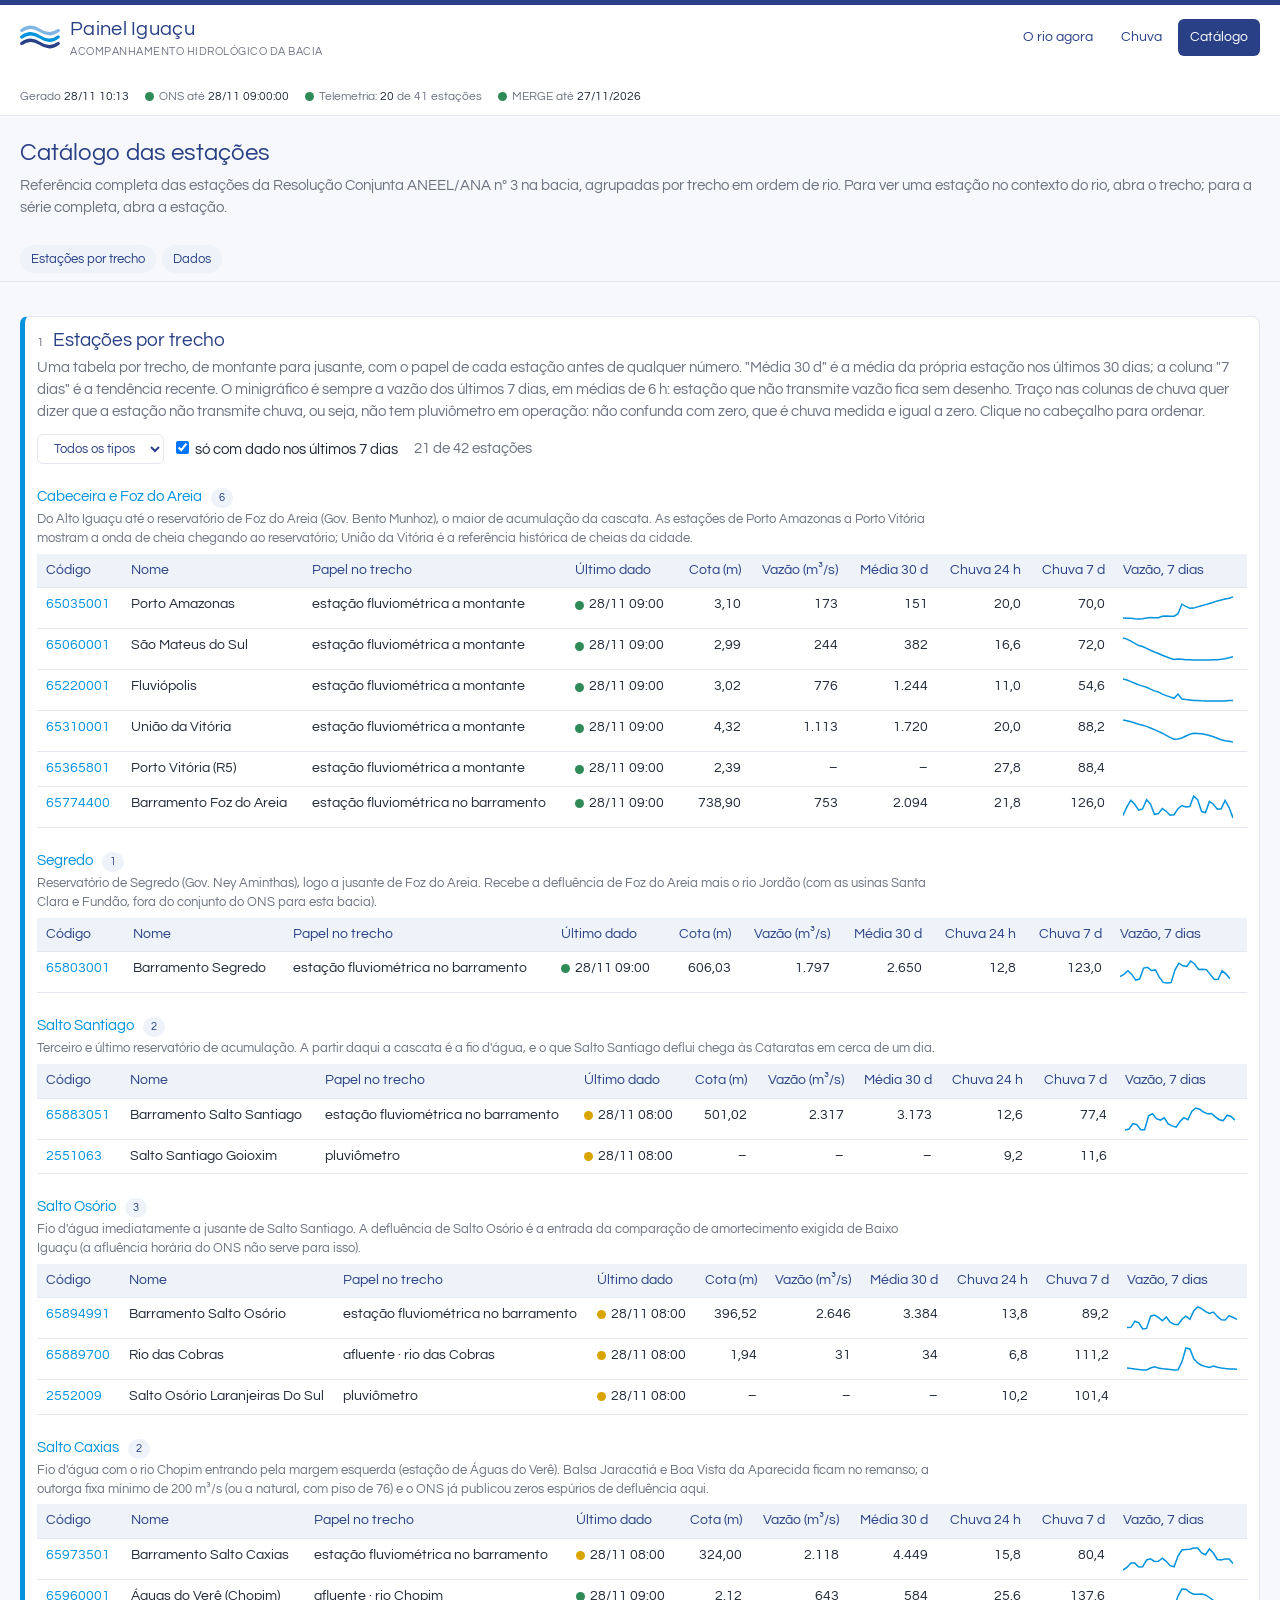
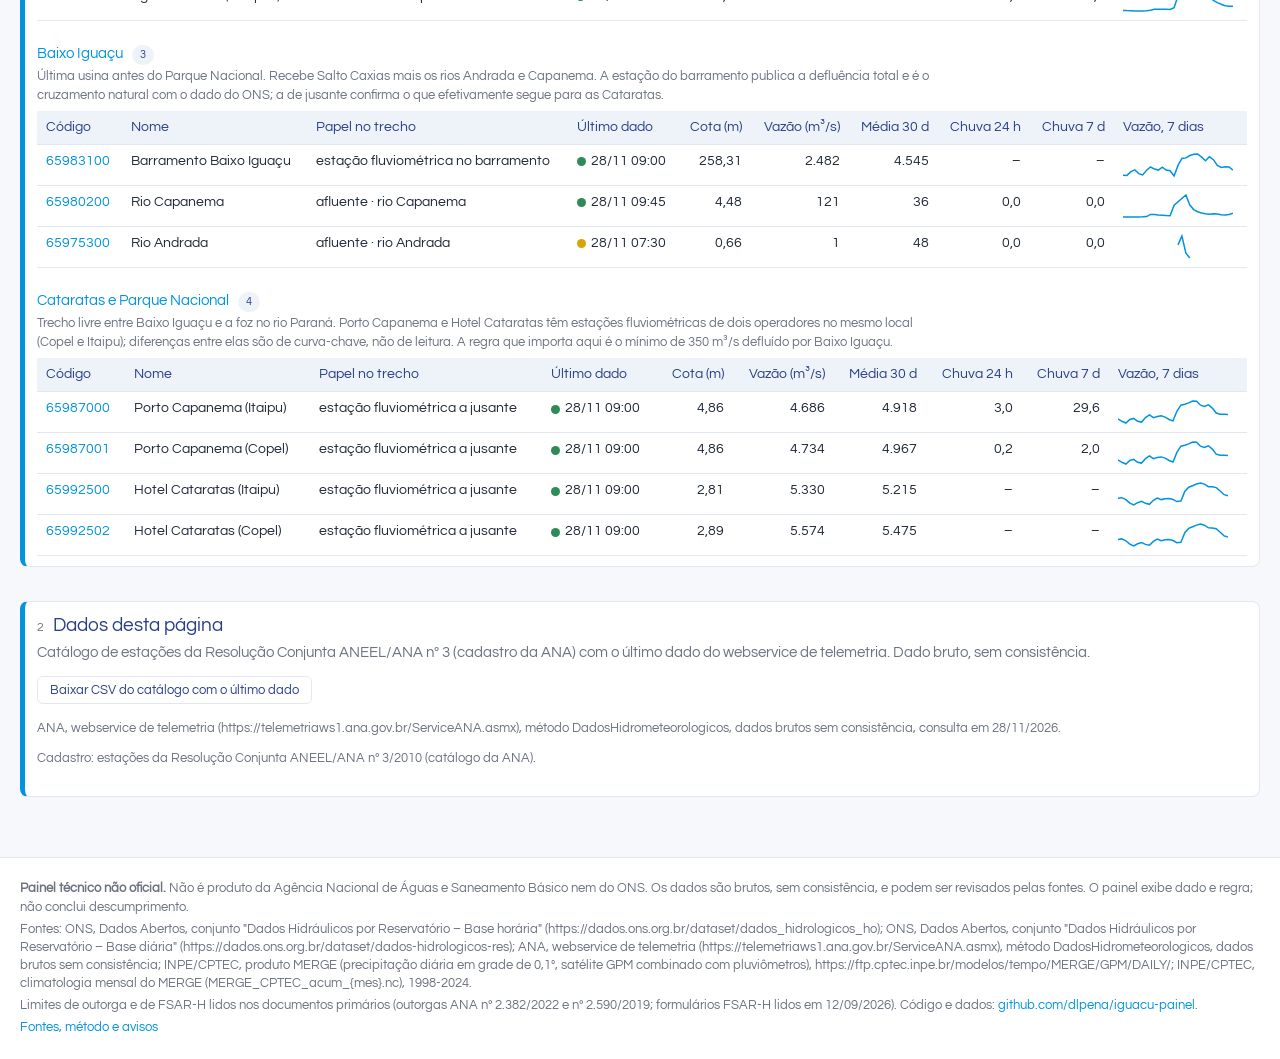
<file: docs/catalogo.html>
<!DOCTYPE html>
<html lang="pt-BR">
<head>
<meta charset="utf-8">
<meta name="viewport" content="width=device-width, initial-scale=1">
<title>Catálogo · Painel Iguaçu</title>
<link href="https://fonts.googleapis.com/css2?family=Questrial&display=swap" rel="stylesheet">
<link rel="stylesheet" href="estilo.css">
<script src="app.js"></script>
</head>
<body>
<header id="topo" class="topo"></header>
<main>
  <h1>Catálogo das estações</h1>
  <p class="sub">Referência completa das estações da Resolução Conjunta ANEEL/ANA nº 3 na bacia, agrupadas por trecho em ordem de rio. Para ver uma estação no contexto do rio, abra o trecho; para a série completa, abra a estação.</p>

  <nav class="indice">
    <a class="sec" href="#estacoes">Estações por trecho</a><a class="sec" href="#dados">Dados</a>
  </nav>

  <section class="bloco" id="estacoes">
    <h2><small>1</small>Estações por trecho</h2>
    <p class="sub">Uma tabela por trecho, de montante para jusante, com o papel de cada estação antes de qualquer número. "Média 30 d" é a média da própria estação nos últimos 30 dias; a coluna "7 dias" é a tendência recente. O minigráfico é sempre a vazão dos últimos 7 dias, em médias de 6 h: estação que não transmite vazão fica sem desenho. Traço nas colunas de chuva quer dizer que a estação não transmite chuva, ou seja, não tem pluviômetro em operação: não confunda com zero, que é chuva medida e igual a zero. Clique no cabeçalho para ordenar.</p>
    <div class="controles">
      <select id="f-tipo"><option value="">Todos os tipos</option><option>Fluviométrica</option><option>Pluviométrica</option></select>
      <label><input type="checkbox" id="f-dado" checked> só com dado nos últimos 7 dias</label>
      <span id="f-resumo" class="sub" style="margin:0 0 0 8px"></span>
    </div>
    <div id="grupos"></div>
  </section>

  <section class="bloco" id="dados">
    <h2><small>2</small>Dados desta página</h2>
    <p class="sub">Catálogo de estações da Resolução Conjunta ANEEL/ANA nº 3 (cadastro da ANA) com o último dado do webservice de telemetria. Dado bruto, sem consistência.</p>
    <div class="controles"><button id="csv">Baixar CSV do catálogo com o último dado</button></div>
    <div id="fontes" class="sub" style="font-size:12.5px"></div>
  </section>
</main>
<footer id="rodape"></footer>
<script>
(async () => {
  const status = await iniciar('catalogo.html');
  const [E, B] = await Promise.all([carregar('estacoes.json'), carregar('bacia.json')]);
  const est = E.estacoes;

  // ================= 2. Estações por trecho
  function render() {
    const ft = document.getElementById('f-tipo').value, fd = document.getElementById('f-dado').checked;
    const sel = est.filter(e => (!ft || e.tipo === ft) && (!fd || (e.frescor_h !== undefined && e.frescor_h !== null && e.frescor_h <= 24 * 7)));
    const grupos = B.trechos.map(t => ({ t, itens: sel.filter(e => e.trecho === t.slug) })).filter(g => g.itens.length);
    const soltas = sel.filter(e => !e.trecho);
    if (soltas.length) grupos.push({ t: { slug: null, nome: 'Sem trecho atribuído', contexto: '' }, itens: soltas });
    document.getElementById('f-resumo').textContent = `${sel.length} de ${est.length} estações`;
    document.getElementById('grupos').innerHTML = grupos.map(g => `<h3>${g.t.slug ? `<a href="trecho.html?t=${g.t.slug}">${g.t.nome}</a>` : g.t.nome} <span class="chip">${g.itens.length}</span></h3>${g.t.contexto ? `<p class="explica">${g.t.contexto}</p>` : ''}
      <div class="tabela-wrap"><table class="tab"><thead><tr><th>Código</th><th>Nome</th><th>Papel no trecho</th><th>Último dado</th><th class="num">Cota (m)</th><th class="num">Vazão (m³/s)</th><th class="num">Média 30 d</th><th class="num">Chuva 24 h</th><th class="num">Chuva 7 d</th><th>Vazão, 7 dias</th></tr></thead><tbody>
      ${g.itens.map(e => `<tr><td data-v="${e.codigo}"><a href="estacao.html?c=${e.codigo}">${e.codigo}</a></td><td title="${e.nome}">${e.curto || e.nome}</td><td>${PAPEL[e.papel] || (e.tipo === 'Pluviométrica' ? 'pluviômetro' : '–')}${e.rio_afluente ? ' · ' + e.rio_afluente : ''}</td>
        <td data-v="${e.ultimo_instante || ''}"><span class="ponto ${frescorClasse(e.frescor_h)}"></span>${fmtInst(e.ultimo_instante)}</td>
        <td class="num">${fmt(e.cota_m, 2)}</td><td class="num">${fmt(e.vazao)}</td><td class="num">${fmt((e.ref || {}).vazao_media_30d)}</td><td class="num">${fmt(e.chuva_24h, 1)}</td><td class="num">${fmt(e.chuva_7d, 1)}</td>
        <td class="spark">${e.spark && e.spark.var === 'vazao' ? spark(e.spark.v, PAL.medio) : ''}</td></tr>`).join('')}</tbody></table></div>`).join('');
    document.querySelectorAll('table.tab').forEach(tabelaOrdenavel);
  }
  ['f-tipo', 'f-dado'].forEach(id => document.getElementById(id).addEventListener('change', render));
  render();

  // ================= 3. Dados
  const c = (status && status.citacoes) || {};
  document.getElementById('fontes').innerHTML = `<p>${c.telemetria || 'ANA, webservice de telemetria'}, consulta em ${fmtData(status.gerado_em)}.</p><p>Cadastro: estações da Resolução Conjunta ANEEL/ANA nº 3/2010 (catálogo da ANA).</p>`;
  document.getElementById('csv').addEventListener('click', () => {
    const linhas = ['# Catálogo das estações da bacia do Iguaçu com o último dado — ' + (c.telemetria || 'ANA, webservice de telemetria') + '; dado bruto', 'codigo;nome;tipo;trecho;papel;rio;responsavel;operadora;area_km2;lat;lon;ultimo_dado;cota_m;vazao_m3s;vazao_media_30d;chuva_24h_mm;chuva_7d_mm'];
    est.forEach(e => linhas.push([e.codigo, e.nome, e.tipo, e.trecho_nome, e.papel, e.rio, e.responsavel, e.operadora, e.area_km2, e.lat, e.lon, e.ultimo_instante, e.cota_m, e.vazao, (e.ref || {}).vazao_media_30d, e.chuva_24h, e.chuva_7d].map(v => v === null || v === undefined ? '' : v).join(';')));
    const blob = new Blob(['﻿' + linhas.join('\n')], { type: 'text/csv;charset=utf-8' }); const a = document.createElement('a'); a.href = URL.createObjectURL(blob); a.download = 'catalogo_estacoes_iguacu.csv'; a.click();
  });
})().catch(e => { document.querySelector('main').insertAdjacentHTML('afterbegin', `<div class="alerta-fixo">Falha ao carregar os dados: ${e.message}</div>`); console.error(e); });
</script>
</body>
</html>
</file>
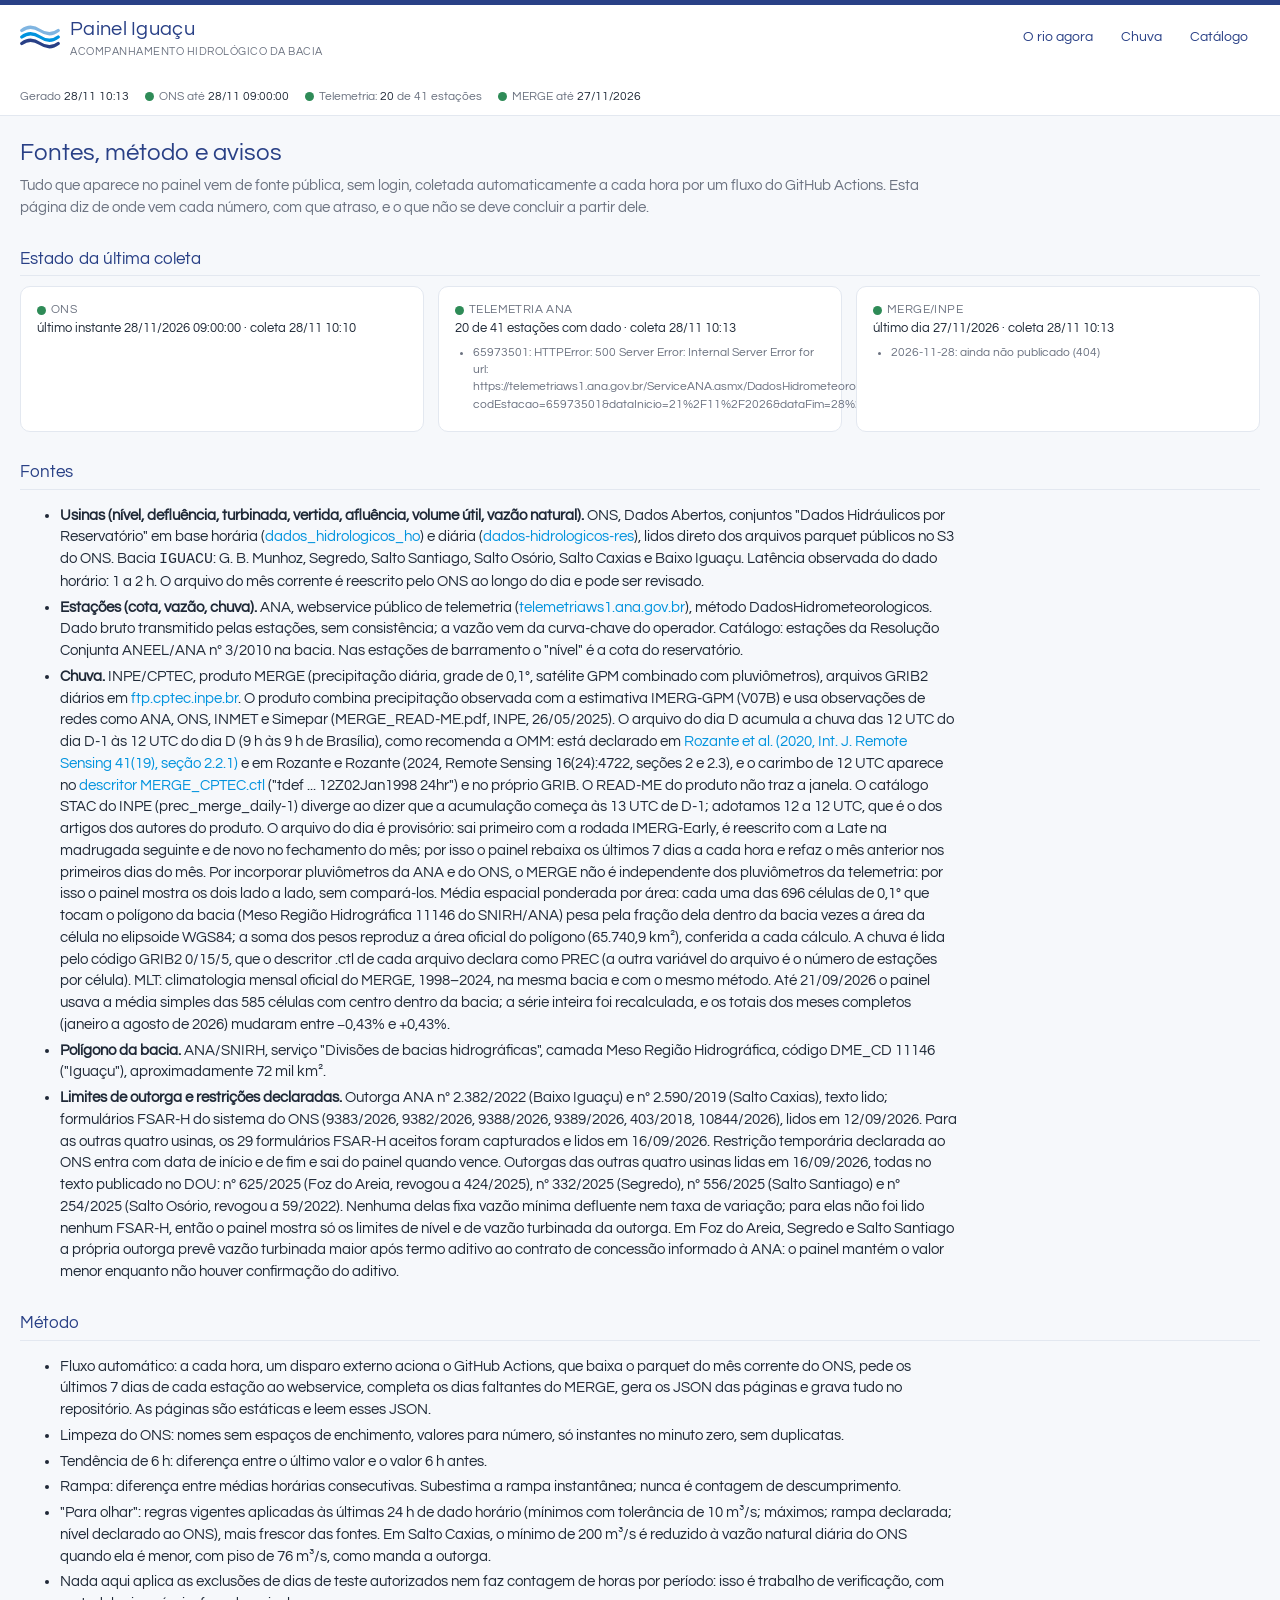
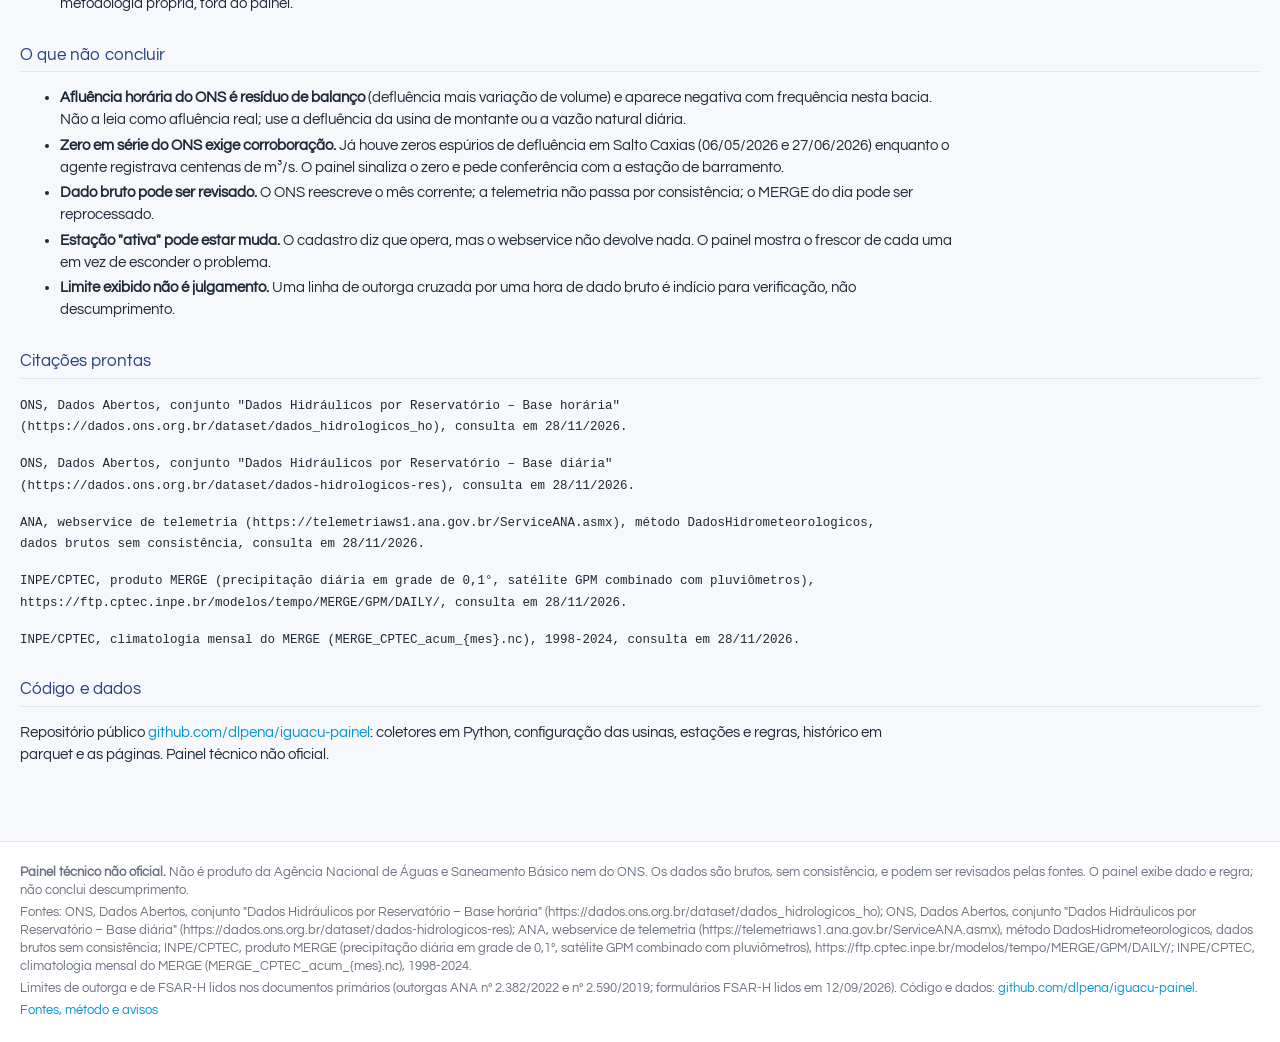
<file: docs/fontes.html>
<!DOCTYPE html>
<html lang="pt-BR">
<head>
<meta charset="utf-8">
<meta name="viewport" content="width=device-width, initial-scale=1">
<title>Fontes e método · Painel Iguaçu</title>
<link href="https://fonts.googleapis.com/css2?family=Questrial&display=swap" rel="stylesheet">
<link rel="stylesheet" href="estilo.css">
<script src="app.js"></script>
<style>main p, main li { max-width: 900px; } main li { margin: 4px 0; }</style>
</head>
<body>
<header id="topo" class="topo"></header>
<main>
  <h1>Fontes, método e avisos</h1>
  <p class="sub">Tudo que aparece no painel vem de fonte pública, sem login, coletada automaticamente a cada hora por um fluxo do GitHub Actions. Esta página diz de onde vem cada número, com que atraso, e o que não se deve concluir a partir dele.</p>

  <h2>Estado da última coleta</h2>
  <div id="estado" class="grade c3"></div>

  <h2>Fontes</h2>
  <ul>
    <li><b>Usinas (nível, defluência, turbinada, vertida, afluência, volume útil, vazão natural).</b> ONS, Dados Abertos, conjuntos "Dados Hidráulicos por Reservatório" em base horária (<a href="https://dados.ons.org.br/dataset/dados_hidrologicos_ho">dados_hidrologicos_ho</a>) e diária (<a href="https://dados.ons.org.br/dataset/dados-hidrologicos-res">dados-hidrologicos-res</a>), lidos direto dos arquivos parquet públicos no S3 do ONS. Bacia <code>IGUACU</code>: G. B. Munhoz, Segredo, Salto Santiago, Salto Osório, Salto Caxias e Baixo Iguaçu. Latência observada do dado horário: 1 a 2 h. O arquivo do mês corrente é reescrito pelo ONS ao longo do dia e pode ser revisado.</li>
    <li><b>Estações (cota, vazão, chuva).</b> ANA, webservice público de telemetria (<a href="https://telemetriaws1.ana.gov.br/ServiceANA.asmx">telemetriaws1.ana.gov.br</a>), método DadosHidrometeorologicos. Dado bruto transmitido pelas estações, sem consistência; a vazão vem da curva-chave do operador. Catálogo: estações da Resolução Conjunta ANEEL/ANA nº 3/2010 na bacia. Nas estações de barramento o "nível" é a cota do reservatório.</li>
    <li><b>Chuva.</b> INPE/CPTEC, produto MERGE (precipitação diária, grade de 0,1°, satélite GPM combinado com pluviômetros), arquivos GRIB2 diários em <a href="https://ftp.cptec.inpe.br/modelos/tempo/MERGE/GPM/DAILY/">ftp.cptec.inpe.br</a>. O produto combina precipitação observada com a estimativa IMERG-GPM (V07B) e usa observações de redes como ANA, ONS, INMET e Simepar (MERGE_READ-ME.pdf, INPE, 26/05/2025). O arquivo do dia D acumula a chuva das 12 UTC do dia D-1 às 12 UTC do dia D (9 h às 9 h de Brasília), como recomenda a OMM: está declarado em <a href="https://ftp.cptec.inpe.br/modelos/tempo/MERGE/GPM/Rozante_et.al.2020.pdf">Rozante et al. (2020, Int. J. Remote Sensing 41(19), seção 2.2.1)</a> e em Rozante e Rozante (2024, Remote Sensing 16(24):4722, seções 2 e 2.3), e o carimbo de 12 UTC aparece no <a href="https://ftp.cptec.inpe.br/modelos/tempo/MERGE/GPM/DAILY/MERGE_CPTEC.ctl">descritor MERGE_CPTEC.ctl</a> ("tdef ... 12Z02Jan1998 24hr") e no próprio GRIB. O READ-ME do produto não traz a janela. O catálogo STAC do INPE (prec_merge_daily-1) diverge ao dizer que a acumulação começa às 13 UTC de D-1; adotamos 12 a 12 UTC, que é o dos artigos dos autores do produto. O arquivo do dia é provisório: sai primeiro com a rodada IMERG-Early, é reescrito com a Late na madrugada seguinte e de novo no fechamento do mês; por isso o painel rebaixa os últimos 7 dias a cada hora e refaz o mês anterior nos primeiros dias do mês. Por incorporar pluviômetros da ANA e do ONS, o MERGE não é independente dos pluviômetros da telemetria: por isso o painel mostra os dois lado a lado, sem compará-los. Média espacial ponderada por área: cada uma das 696 células de 0,1° que tocam o polígono da bacia (Meso Região Hidrográfica 11146 do SNIRH/ANA) pesa pela fração dela dentro da bacia vezes a área da célula no elipsoide WGS84; a soma dos pesos reproduz a área oficial do polígono (65.740,9 km²), conferida a cada cálculo. A chuva é lida pelo código GRIB2 0/15/5, que o descritor .ctl de cada arquivo declara como PREC (a outra variável do arquivo é o número de estações por célula). MLT: climatologia mensal oficial do MERGE, 1998–2024, na mesma bacia e com o mesmo método. Até 21/09/2026 o painel usava a média simples das 585 células com centro dentro da bacia; a série inteira foi recalculada, e os totais dos meses completos (janeiro a agosto de 2026) mudaram entre −0,43% e +0,43%.</li>
    <li><b>Polígono da bacia.</b> ANA/SNIRH, serviço "Divisões de bacias hidrográficas", camada Meso Região Hidrográfica, código DME_CD 11146 ("Iguaçu"), aproximadamente 72 mil km².</li>
    <li><b>Limites de outorga e restrições declaradas.</b> Outorga ANA nº 2.382/2022 (Baixo Iguaçu) e nº 2.590/2019 (Salto Caxias), texto lido; formulários FSAR-H do sistema do ONS (9383/2026, 9382/2026, 9388/2026, 9389/2026, 403/2018, 10844/2026), lidos em 12/09/2026. Para as outras quatro usinas, os 29 formulários FSAR-H aceitos foram capturados e lidos em 16/09/2026. Restrição temporária declarada ao ONS entra com data de início e de fim e sai do painel quando vence. Outorgas das outras quatro usinas lidas em 16/09/2026, todas no texto publicado no DOU: nº 625/2025 (Foz do Areia, revogou a 424/2025), nº 332/2025 (Segredo), nº 556/2025 (Salto Santiago) e nº 254/2025 (Salto Osório, revogou a 59/2022). Nenhuma delas fixa vazão mínima defluente nem taxa de variação; para elas não foi lido nenhum FSAR-H, então o painel mostra só os limites de nível e de vazão turbinada da outorga. Em Foz do Areia, Segredo e Salto Santiago a própria outorga prevê vazão turbinada maior após termo aditivo ao contrato de concessão informado à ANA: o painel mantém o valor menor enquanto não houver confirmação do aditivo.</li>
  </ul>

  <h2>Método</h2>
  <ul>
    <li>Fluxo automático: a cada hora, um disparo externo aciona o GitHub Actions, que baixa o parquet do mês corrente do ONS, pede os últimos 7 dias de cada estação ao webservice, completa os dias faltantes do MERGE, gera os JSON das páginas e grava tudo no repositório. As páginas são estáticas e leem esses JSON.</li>
    <li>Limpeza do ONS: nomes sem espaços de enchimento, valores para número, só instantes no minuto zero, sem duplicatas.</li>
    <li>Tendência de 6 h: diferença entre o último valor e o valor 6 h antes.</li>
    <li>Rampa: diferença entre médias horárias consecutivas. Subestima a rampa instantânea; nunca é contagem de descumprimento.</li>
    <li>"Para olhar": regras vigentes aplicadas às últimas 24 h de dado horário (mínimos com tolerância de 10 m³/s; máximos; rampa declarada; nível declarado ao ONS), mais frescor das fontes. Em Salto Caxias, o mínimo de 200 m³/s é reduzido à vazão natural diária do ONS quando ela é menor, com piso de 76 m³/s, como manda a outorga.</li>
    <li>Nada aqui aplica as exclusões de dias de teste autorizados nem faz contagem de horas por período: isso é trabalho de verificação, com metodologia própria, fora do painel.</li>
  </ul>

  <h2>O que não concluir</h2>
  <ul>
    <li><b>Afluência horária do ONS é resíduo de balanço</b> (defluência mais variação de volume) e aparece negativa com frequência nesta bacia. Não a leia como afluência real; use a defluência da usina de montante ou a vazão natural diária.</li>
    <li><b>Zero em série do ONS exige corroboração.</b> Já houve zeros espúrios de defluência em Salto Caxias (06/05/2026 e 27/06/2026) enquanto o agente registrava centenas de m³/s. O painel sinaliza o zero e pede conferência com a estação de barramento.</li>
    <li><b>Dado bruto pode ser revisado.</b> O ONS reescreve o mês corrente; a telemetria não passa por consistência; o MERGE do dia pode ser reprocessado.</li>
    <li><b>Estação "ativa" pode estar muda.</b> O cadastro diz que opera, mas o webservice não devolve nada. O painel mostra o frescor de cada uma em vez de esconder o problema.</li>
    <li><b>Limite exibido não é julgamento.</b> Uma linha de outorga cruzada por uma hora de dado bruto é indício para verificação, não descumprimento.</li>
  </ul>

  <h2>Citações prontas</h2>
  <div id="citacoes"></div>

  <h2>Código e dados</h2>
  <p>Repositório público <a href="https://github.com/dlpena/iguacu-painel">github.com/dlpena/iguacu-painel</a>: coletores em Python, configuração das usinas, estações e regras, histórico em parquet e as páginas. Painel técnico não oficial.</p>
</main>
<footer id="rodape"></footer>
<script>
(async () => {
  const st = await iniciar('fontes.html');
  if (!st) return;
  const o = st.ons || {}, t = st.telemetria || {}, m = st.merge || {};
  const lista = a => (a && a.length) ? `<ul style="margin:6px 0 0;padding-left:18px">${a.slice(0, 8).map(x => `<li>${x}</li>`).join('')}</ul>` : '';
  document.getElementById('estado').innerHTML = [
    ['ONS', o.ok, `último instante ${fmtInst(o.ultimo_instante, true)} · coleta ${fmtInst((o.atualizado_em || '').slice(0, 16))}`, lista(o.erros)],
    ['Telemetria ANA', t.ok, `${t.com_dado} de ${t.total} estações com dado · coleta ${fmtInst((t.atualizado_em || '').slice(0, 16))}`, lista(t.erros)],
    ['MERGE/INPE', m.ok, `último dia ${fmtData(m.ultimo_dia)} · coleta ${fmtInst((m.atualizado_em || '').slice(0, 16))}`, lista(m.falhas)],
  ].map(c => `<div class="cartao"><div class="rotulo"><span class="ponto ${c[1] ? 'ok' : 'off'}"></span>${c[0]}</div><div class="nota" style="font-size:13px;color:var(--texto)">${c[2]}</div><div class="nota">${c[3]}</div></div>`).join('');
  const c = st.citacoes || {};
  const hoje = fmtData(st.gerado_em);
  document.getElementById('citacoes').innerHTML = ['ons_ho', 'ons_di', 'telemetria', 'merge', 'mlt'].filter(k => c[k]).map(k => `<p><code style="font-size:12.5px">${c[k]}, consulta em ${hoje}.</code></p>`).join('');
})();
</script>
</body>
</html>
</file>
<file: docs/estilo.css>
/* Painel Iguaçu — identidade inspirada na ANA (azuis do logotipo institucional; a confirmar no manual de marca) */
/* o atributo hidden sempre vence: sem isto, classes com display (ex.: .bloco) mostram seções que deviam sumir */
[hidden] { display: none !important; }
:root {
  --azul-escuro: #294086;
  --azul-medio: #0193DE;
  --azul-claro: #80B5E1;
  --marinho: #000080;
  --limite: #C0504D;
  --fsarh: #E08A1E;
  --ok: #2E8B57;
  --aviso: #D9A400;
  --off: #9CA3AF;
  --texto: #1F2937;
  --texto-suave: #6B7280;
  --fundo: #F6F8FB;
  --cartao: #FFFFFF;
  --borda: #E3E8F0;
  --fonte: "Questrial", "Century Gothic", "Segoe UI", sans-serif;
}
* { box-sizing: border-box; }
html, body { margin: 0; padding: 0; }
body { font-family: var(--fonte); color: var(--texto); background: var(--fundo); font-size: 15px; line-height: 1.45; }
a { color: var(--azul-medio); text-decoration: none; }
a:hover { text-decoration: underline; }

/* cabeçalho */
/* barra principal fixa no topo; --h-topo é medida em app.js e usada pelo índice e pelas âncoras */
.topo { background: var(--cartao); border-top: 5px solid var(--azul-escuro); border-bottom: 1px solid var(--borda);
        position: sticky; top: 0; z-index: 1100; }
.topo .interno { max-width: 1280px; margin: 0 auto; padding: 10px 20px; display: flex; align-items: center; gap: 24px; flex-wrap: wrap; }
.marca { display: flex; align-items: center; gap: 10px; color: var(--azul-escuro); font-size: 20px; letter-spacing: .3px; }
.marca:hover { text-decoration: none; }
.marca svg { width: 40px; height: 26px; }
.marca small { display: block; font-size: 11px; color: var(--texto-suave); letter-spacing: .5px; text-transform: uppercase; }
nav.menu { display: flex; gap: 4px; flex-wrap: wrap; margin-left: auto; }
nav.menu a { padding: 8px 12px; border-radius: 6px; color: var(--azul-escuro); font-size: 14px; }
nav.menu a:hover { background: var(--fundo); text-decoration: none; }
nav.menu a.ativo { background: var(--azul-escuro); color: #fff; }
.carimbo { font-size: 12px; color: var(--texto-suave); width: 100%; display: flex; gap: 16px; flex-wrap: wrap; padding-top: 4px; }
.carimbo b { color: var(--texto); font-weight: normal; }

/* trilha de navegação */
.trilha { font-size: 13px; color: var(--texto-suave); margin: 0 0 10px; }
.trilha a { color: var(--azul-escuro); }
.trilha .sep { margin: 0 6px; color: var(--azul-claro); }

/* corpo */
main { max-width: 1280px; margin: 0 auto; padding: 20px; }
h1 { font-size: 24px; color: var(--azul-escuro); margin: 0 0 4px; font-weight: normal; }
h2 { font-size: 17px; color: var(--azul-escuro); margin: 28px 0 10px; font-weight: normal; border-bottom: 1px solid var(--borda); padding-bottom: 4px; }
h3 { font-size: 15px; margin: 16px 0 6px; font-weight: normal; color: var(--marinho); }
.sub { color: var(--texto-suave); margin: 0 0 18px; }
.grade { display: grid; gap: 14px; }
.grade.c2 { grid-template-columns: repeat(auto-fit, minmax(340px, 1fr)); }
.grade.c3 { grid-template-columns: repeat(auto-fit, minmax(260px, 1fr)); }
.grade.c4 { grid-template-columns: repeat(auto-fit, minmax(200px, 1fr)); }
.cartao { background: var(--cartao); border: 1px solid var(--borda); border-radius: 10px; padding: 14px 16px; }
.cartao .rotulo { font-size: 12px; color: var(--texto-suave); text-transform: uppercase; letter-spacing: .4px; }
.cartao .valor { font-size: 26px; color: var(--azul-escuro); margin: 2px 0; }
.cartao .valor small { font-size: 13px; color: var(--texto-suave); }
.cartao .nota { font-size: 12px; color: var(--texto-suave); }
.grafico { width: 100%; min-height: 300px; }
.grafico.baixo { min-height: 220px; }

/* cascata */
.cascata { display: grid; grid-template-columns: repeat(auto-fit, minmax(190px, 1fr)); gap: 10px; }
.bloco { background: var(--cartao); border: 1px solid var(--borda); border-left: 5px solid var(--azul-medio); border-radius: 8px; padding: 10px 12px; color: inherit; display: block; position: relative; }
.bloco:hover { border-color: var(--azul-escuro); text-decoration: none; box-shadow: 0 2px 8px rgba(41,64,134,.12); }
.bloco.acumulacao { border-left-color: var(--azul-escuro); }
.bloco .nome { color: var(--azul-escuro); font-size: 15px; }
.bloco .tipo { font-size: 11px; color: var(--texto-suave); text-transform: uppercase; letter-spacing: .4px; }
.bloco .linha { display: flex; justify-content: space-between; font-size: 13px; margin-top: 4px; }
.bloco .linha b { font-weight: normal; color: var(--texto); }
.bloco .linha span { color: var(--texto-suave); }
.bloco .seta { position: absolute; right: -12px; top: 45%; color: var(--azul-claro); font-size: 18px; }
.tend { font-size: 12px; margin-left: 4px; }
.tend.sobe { color: var(--azul-medio); } .tend.desce { color: var(--limite); } .tend.igual { color: var(--texto-suave); }

/* frescor */
.ponto { display: inline-block; width: 9px; height: 9px; border-radius: 50%; margin-right: 5px; vertical-align: middle; }
.ponto.ok { background: var(--ok); } .ponto.aviso { background: var(--aviso); } .ponto.off { background: var(--off); }

/* avisos */
.aviso-item { border-left: 4px solid var(--aviso); background: #FFFBEA; padding: 8px 12px; border-radius: 6px; margin: 6px 0; font-size: 14px; }
.aviso-item.info { border-left-color: var(--azul-claro); background: #F0F7FD; }
.aviso-item.fonte { border-left-color: var(--off); background: #F5F6F8; }
.aviso-item .meta { font-size: 12px; color: var(--texto-suave); }

/* tabelas */
.tabela-wrap { overflow-x: auto; }
table.tab { border-collapse: collapse; width: 100%; font-size: 13.5px; background: var(--cartao); }
table.tab th, table.tab td { padding: 7px 9px; border-bottom: 1px solid var(--borda); text-align: left; white-space: normal; vertical-align: top; }
table.tab td.num, table.tab th.num, table.tab td.spark { white-space: nowrap; }
table.tab th { vertical-align: bottom; }
table.tab th { background: #EEF3FA; color: var(--azul-escuro); font-weight: normal; cursor: pointer; user-select: none; position: sticky; top: 0; }
table.tab th.num, table.tab td.num { text-align: right; }
table.tab tr:hover td { background: #F8FAFD; }
table.tab td.spark svg { vertical-align: middle; }

/* controles */
.controles { display: flex; gap: 8px; flex-wrap: wrap; align-items: center; margin: 10px 0 16px; }
.controles button, .controles select, .controles input { font-family: inherit; font-size: 13px; padding: 6px 12px; border: 1px solid var(--borda); background: var(--cartao); border-radius: 6px; color: var(--azul-escuro); cursor: pointer; }
.controles button.ativo { background: var(--azul-escuro); color: #fff; border-color: var(--azul-escuro); }
.chip { display: inline-block; font-size: 11px; padding: 2px 8px; border-radius: 10px; background: #EEF3FA; color: var(--azul-escuro); margin-left: 6px; }

/* mapa */
#mapa { height: 520px; border-radius: 10px; border: 1px solid var(--borda); }
/* o Leaflet dá z-index alto a controles e legendas; isolar o mapa mantém tudo abaixo da barra e do índice */
.leaflet-container { position: relative; z-index: 0; isolation: isolate; }
.legenda-mapa { background: #fff; padding: 8px 10px; border-radius: 6px; font-size: 12px; line-height: 1.6; box-shadow: 0 1px 4px rgba(0,0,0,.2); }
.legenda-mapa i { display: inline-block; width: 14px; height: 14px; margin-right: 6px; vertical-align: middle; border-radius: 2px; }
.legenda-mapa svg { vertical-align: middle; margin-right: 4px; }
.rotulo-usina { background: transparent; border: 0; box-shadow: none; font: 11.5px Questrial, "Century Gothic", sans-serif; color: #294086; padding: 0; }
.rotulo-usina:before { display: none; }

/* regras */
.regra { display: grid; grid-template-columns: 110px 1fr; gap: 6px 12px; padding: 8px 0; border-bottom: 1px dashed var(--borda); font-size: 13.5px; }
.regra .v { color: var(--azul-escuro); font-size: 16px; }
.regra .f { color: var(--texto-suave); font-size: 12.5px; grid-column: 2; }

/* esquema longitudinal */
.esquema-wrap { overflow-x: auto; }
.esquema-wrap svg { display: block; }
.esquema-wrap a:hover circle, .esquema-wrap a:hover rect { filter: brightness(1.15); }
.legenda-esquema { display: grid; grid-template-columns: minmax(300px, 3fr) minmax(170px, 1fr) minmax(200px, 1.3fr); gap: 10px 28px; font-size: 12px; color: var(--texto); padding: 10px 10px 6px; border-top: 1px solid var(--borda); margin-top: 6px; }
.legenda-esquema .tit { font-size: 11px; text-transform: uppercase; letter-spacing: .5px; color: var(--texto-suave); margin-bottom: 4px; }
.legenda-esquema .li { display: flex; gap: 8px; align-items: flex-start; margin: 3px 0; line-height: 1.35; }
.legenda-esquema .ic { flex: 0 0 22px; display: flex; justify-content: center; padding-top: 2px; }
.legenda-esquema b { color: var(--azul-escuro); font-weight: normal; }
@media (max-width: 900px) { .legenda-esquema { grid-template-columns: 1fr; } }
.legenda-esquema i.lg { display: inline-block; width: 11px; height: 11px; margin-right: 4px; vertical-align: middle; border-radius: 50%; }
.legenda-esquema i.usina { background: var(--azul-escuro); border-radius: 3px; width: 16px; }
.legenda-esquema i.regua { background: var(--azul-medio); }
.legenda-esquema i.afl { background: transparent; border: 2px dashed var(--azul-claro); }
.legenda-esquema i.ok { background: var(--ok); } .legenda-esquema i.aviso { background: var(--aviso); } .legenda-esquema i.off { background: var(--off); }
.legenda-esquema i.alerta { background: var(--fsarh); }

/* pontos do trecho */
.ponto-trecho { display: block; background: var(--cartao); border: 1px solid var(--borda); border-left: 4px solid var(--azul-claro); border-radius: 8px; padding: 8px 12px; margin-bottom: 8px; color: inherit; }
.ponto-trecho:hover { text-decoration: none; border-color: var(--azul-escuro); }
.ponto-trecho.usina { border-left-color: var(--azul-escuro); background: #F4F7FC; }
.ponto-trecho.afluente { border-left-style: dashed; margin-left: 24px; }
.ponto-trecho .papel { font-size: 11px; color: var(--texto-suave); text-transform: uppercase; letter-spacing: .4px; }
.ponto-trecho .nome { color: var(--azul-escuro); font-size: 15px; margin: 1px 0 4px; }
.ponto-trecho .nome small { color: var(--texto-suave); font-size: 11.5px; }
.ponto-trecho .valores { display: flex; gap: 18px; flex-wrap: wrap; align-items: flex-start; font-size: 13px; }
.ponto-trecho .valores b { font-size: 17px; font-weight: normal; color: var(--texto); }
.ponto-trecho .ref { font-size: 11.5px; color: var(--texto-suave); }
.ponto-trecho .spark { margin-left: auto; text-align: right; }

.ponto-trecho .valores > div { min-width: 120px; }
.ponto-trecho .var { font-size: 11px; color: var(--texto-suave); text-transform: uppercase; letter-spacing: .3px; }
.mapa-caixa { position: relative; }
.situacao { position: absolute; right: 8px; top: 8px; width: 176px; height: 96px; overflow: hidden; border: 1px solid var(--azul-escuro); border-radius: 4px; background: #fff; z-index: 800; box-shadow: 0 1px 4px rgba(0,0,0,.25); }
.situacao .leaflet-control-attribution { display: none; }

/* páginas em seções com índice fixo (trecho, estação, chuva, catálogo) */
.indice { position: sticky; top: var(--h-topo, 0px); z-index: 900; background: rgba(246,248,251,.96); backdrop-filter: blur(4px); border-bottom: 1px solid var(--borda); margin: 14px -20px 0; padding: 8px 20px; display: flex; gap: 6px; align-items: center; flex-wrap: wrap; }
.indice a.sec { padding: 5px 11px; border-radius: 14px; font-size: 13px; color: var(--azul-escuro); background: #EEF3FA; }
.indice a.sec:hover { background: var(--azul-claro); color: #fff; text-decoration: none; }
.indice .janela { margin-left: auto; display: flex; gap: 4px; align-items: center; font-size: 12.5px; color: var(--texto-suave); }
.indice .janela button { font-family: inherit; font-size: 12.5px; padding: 4px 10px; border: 1px solid var(--borda); background: #fff; border-radius: 6px; color: var(--azul-escuro); cursor: pointer; }
.indice .janela button.ativo { background: var(--azul-escuro); color: #fff; border-color: var(--azul-escuro); }
section.bloco { margin-top: 34px; scroll-margin-top: calc(var(--h-topo, 0px) + 64px); }
section.bloco > h2 { font-size: 19px; border: 0; padding: 0; margin: 0 0 2px; }
section.bloco > h2 small { font-size: 12px; color: var(--texto-suave); letter-spacing: .5px; text-transform: uppercase; margin-right: 8px; }
section.bloco > p.sub { margin-bottom: 12px; }
section.bloco h3 { font-size: 15px; color: var(--azul-escuro); margin: 22px 0 2px; }
section.bloco p.explica { font-size: 13px; color: var(--texto-suave); margin: 0 0 6px; max-width: 900px; }
@media (max-width: 700px) { .indice { margin: 14px -14px 0; padding: 8px 14px; } }

.nota-tabela { font-size: 12.5px; color: var(--texto-suave); margin: 8px 2px 0; max-width: 1000px; line-height: 1.5; }

/* rodapé */
footer { border-top: 1px solid var(--borda); margin-top: 40px; background: var(--cartao); }
footer .interno { max-width: 1280px; margin: 0 auto; padding: 18px 20px; font-size: 12.5px; color: var(--texto-suave); }
footer p { margin: 4px 0; }
.alerta-fixo { background: #FFF7E6; border: 1px solid #F2D8A0; border-radius: 8px; padding: 10px 14px; font-size: 13px; margin: 14px 0; }

@media (max-width: 700px) {
  main { padding: 14px; }
  .cartao .valor { font-size: 22px; }
  .bloco .seta { display: none; }
  #mapa { height: 360px; }
  /* no celular a barra ocuparia mais de um terço da tela: fixo fica só o índice das seções */
  .topo { position: static; }
}
</file>
